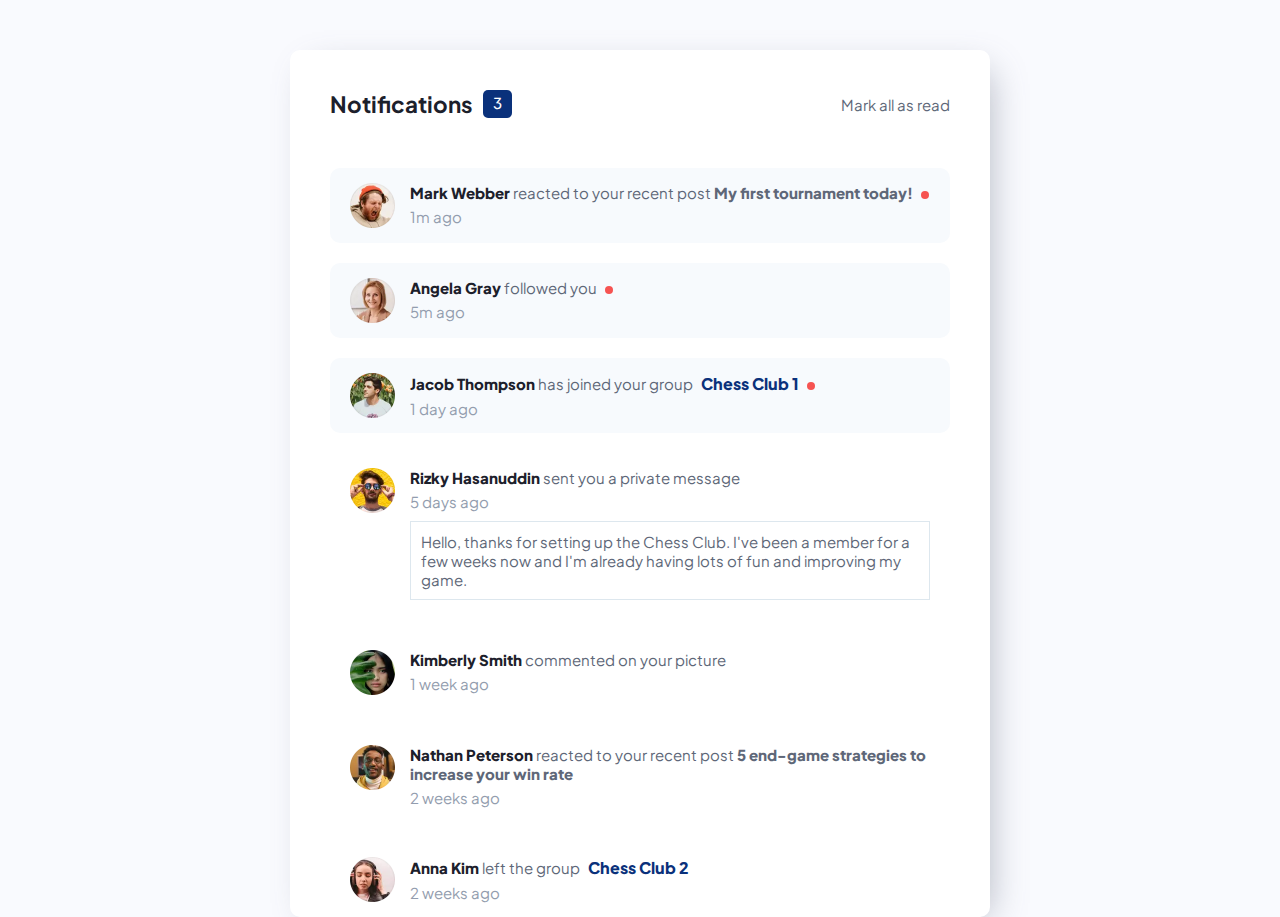
<file: notification-page/index.html>
<!DOCTYPE html>
<!--[if lt IE 7]>      <html class="no-js lt-ie9 lt-ie8 lt-ie7"> <![endif]-->
<!--[if IE 7]>         <html class="no-js lt-ie9 lt-ie8"> <![endif]-->
<!--[if IE 8]>         <html class="no-js lt-ie9"> <![endif]-->
<!--[if gt IE 8]>      <html class="no-js"> <!--<![endif]-->
<html>
  <head>
    <meta charset="utf-8" />
    <meta http-equiv="X-UA-Compatible" content="IE=edge" />
    <title></title>
    <meta name="description" content="" />
    <meta name="viewport" content="width=device-width, initial-scale=1" />
    <link rel="stylesheet" href="style.css" />

    <link rel="preconnect" href="https://fonts.googleapis.com" />
    <link rel="preconnect" href="https://fonts.gstatic.com" crossorigin />
    <link
      href="https://fonts.googleapis.com/css2?family=Plus+Jakarta+Sans:wght@500;800&display=swap"
      rel="stylesheet"
    />
  </head>
  <body>
    <main>
      <div class="notification-container">
        <header>
          <div class="notifications-bar">
            <h1 class="title">
              Notifications <span class="notifications-amount">3</span>
            </h1>
            <a href="#">Mark all as read</a>
          </div>
        </header>

        <section class="notifications">
          <article class="card card__unread">
            <img
              src="assets/images/avatar-mark-webber.webp"
              alt="avatar of author"
              class="avatar"
            />
            <div>
              <a href="#" class="card__author_text">Mark Webber </a> reacted to
              your recent post
              <a href="#" class="post-link">My first tournament today!</a>
              <div class="red-dot"></div>
              <div class="card__time_since">1m ago</div>
            </div>
          </article>

          <article class="card card__unread">
            <img
              src="assets/images/avatar-angela-gray.webp"
              alt="avatar of author"
              class="avatar"
            />

            <div>
              <a href="#" class="card__author_text">Angela Gray</a> followed you
              <div class="red-dot"></div>
              <div class="card__time_since">5m ago</div>
            </div>
          </article>

          <article class="card card__unread">
            <img
              src="assets/images/avatar-jacob-thompson.webp"
              alt="avatar of author"
              class="avatar"
            />
            <div>
              <a href="#" class="card__author_text">Jacob Thompson</a> has
              joined your group
              <a href="#" class="card__group_link">Chess Club 1</a>
              <div class="red-dot"></div>
              <div class="card__time_since">1 day ago</div>
            </div>
          </article>

          <article class="card">
            <img
              src="assets/images/avatar-rizky-hasanuddin.webp"
              alt="avatar of author"
              class="avatar"
            />
            <div class="card__description_message">
              <a href="#" class="card__author_text">Rizky Hasanuddin</a> sent
              you a private message
              <div class="card__time_since">5 days ago</div>
              <p class="card__private_message">
                Hello, thanks for setting up the Chess Club. I've been a member
                for a few weeks now and I'm already having lots of fun and
                improving my game.
              </p>
            </div>
          </article>

          <article class="card read">
            <img
              src="assets/images/avatar-kimberly-smith.webp"
              alt="avatar of author"
              class="avatar"
            />
            <div class="card__description_message">
              <a href="#" class="card__author_text">Kimberly Smith </a>commented
              on your picture
              <div class="card__time_since">1 week ago</div>
            </div>
          </article>

          <article class="card read">
            <img
              src="assets/images/avatar-nathan-peterson.webp"
              alt="avatar of author"
              class="avatar"
            />
            <div class="card__description_message">
              <a href="#" class="card__author_text">Nathan Peterson</a> reacted
              to your recent post
              <a class="post-link" href="#"
                >5 end-game strategies to increase your win rate</a
              >
              <div class="card__time_since">2 weeks ago</div>
            </div>
          </article>

          <article class="card read">
            <img
              src="assets/images/avatar-anna-kim.webp"
              alt="avatar of author"
              class="avatar"
            />
            <div class="card__description_message">
              <a href="#" class="card__author_text">Anna Kim</a> left the group
              <a href="#" class="card__group_link">Chess Club 2</a>
              <div class="card__time_since">2 weeks ago</div>
            </div>
          </article>
        </section>
      </div>
    </main>
  </body>
</html>
</file>
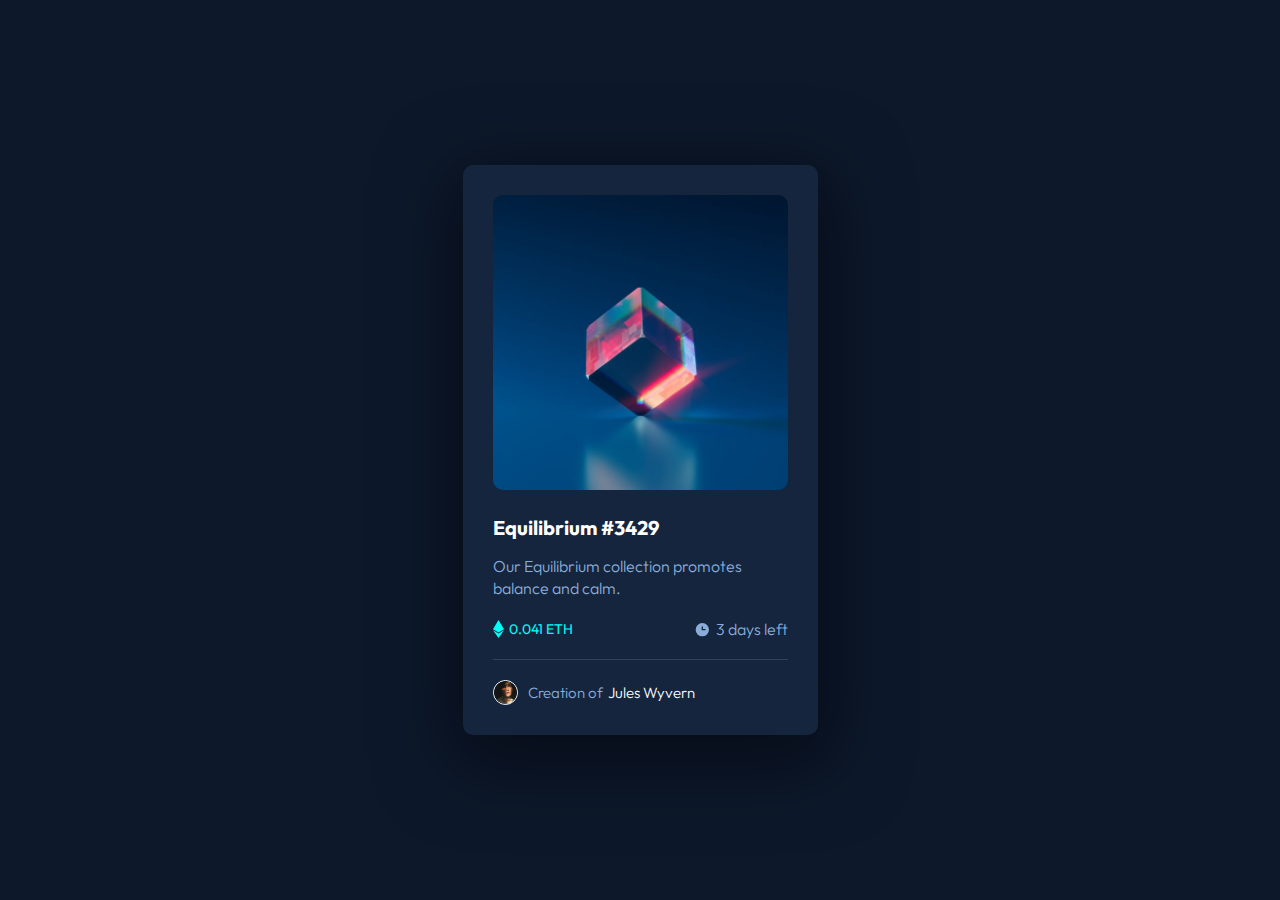
<file: nft-preview-card-component/docs/index.html>
<!DOCTYPE html>
<html lang="en">
  <head>
    <meta charset="UTF-8" />
    <meta name="viewport" content="width=device-width, initial-scale=1.0" />
    <!-- displays site properly based on user's device -->

    <link
      rel="icon"
      type="image/png"
      sizes="32x32"
      href="./images/favicon-32x32.png"
    />
    <link rel="preconnect" href="https://fonts.googleapis.com" />
    <link rel="preconnect" href="https://fonts.gstatic.com" crossorigin />
    <link
      href="https://fonts.googleapis.com/css2?family=Outfit:wght@300;400;600&display=swap"
      rel="stylesheet"
    />
    <link rel="stylesheet" href="style.css" />
    <title>Frontend Mentor | NFT preview card component</title>

    <!-- Feel free to remove these styles or customise in your own stylesheet 👍 -->
    <style>
      .attribution {
        font-size: 11px;
        text-align: center;
      }
      .attribution a {
        color: hsl(228, 45%, 44%);
      }
    </style>
  </head>
  <body>
    <main>
      <div class="container">
        <div class="card">
          <div class="equilibrium-image">
            <img
              src="design/images/image-equilibrium.jpg"
              height="295"
              alt="equilirium"
            />
            <div class="card-image-overlay"></div>
            <img src="design/images/icon-view.svg" class="eye" alt="eye" />
          </div>
          <h1 class="card-title">Equilibrium #3429</h1>

          <p class="card-description">
            Our Equilibrium collection promotes balance and calm.
          </p>

          <div class="price-info">
            <div class="price">
              <img src="design/images/icon-ethereum.svg" alt="ethereum icon" />
              <p>0.041 ETH</p>
            </div>
            <div class="days-left">
              <img src="design/images/icon-clock.svg" alt="clock" />
              3 days left
            </div>
          </div>

          <div class="author">
            <img
              src="design/images/image-avatar.png"
              width="25"
              height="25"
              alt="avatar"
            />Creation of <span class="author-name"> Jules Wyvern</span>
          </div>
        </div>
      </div>
    </main>
  </body>
</html>
</file>
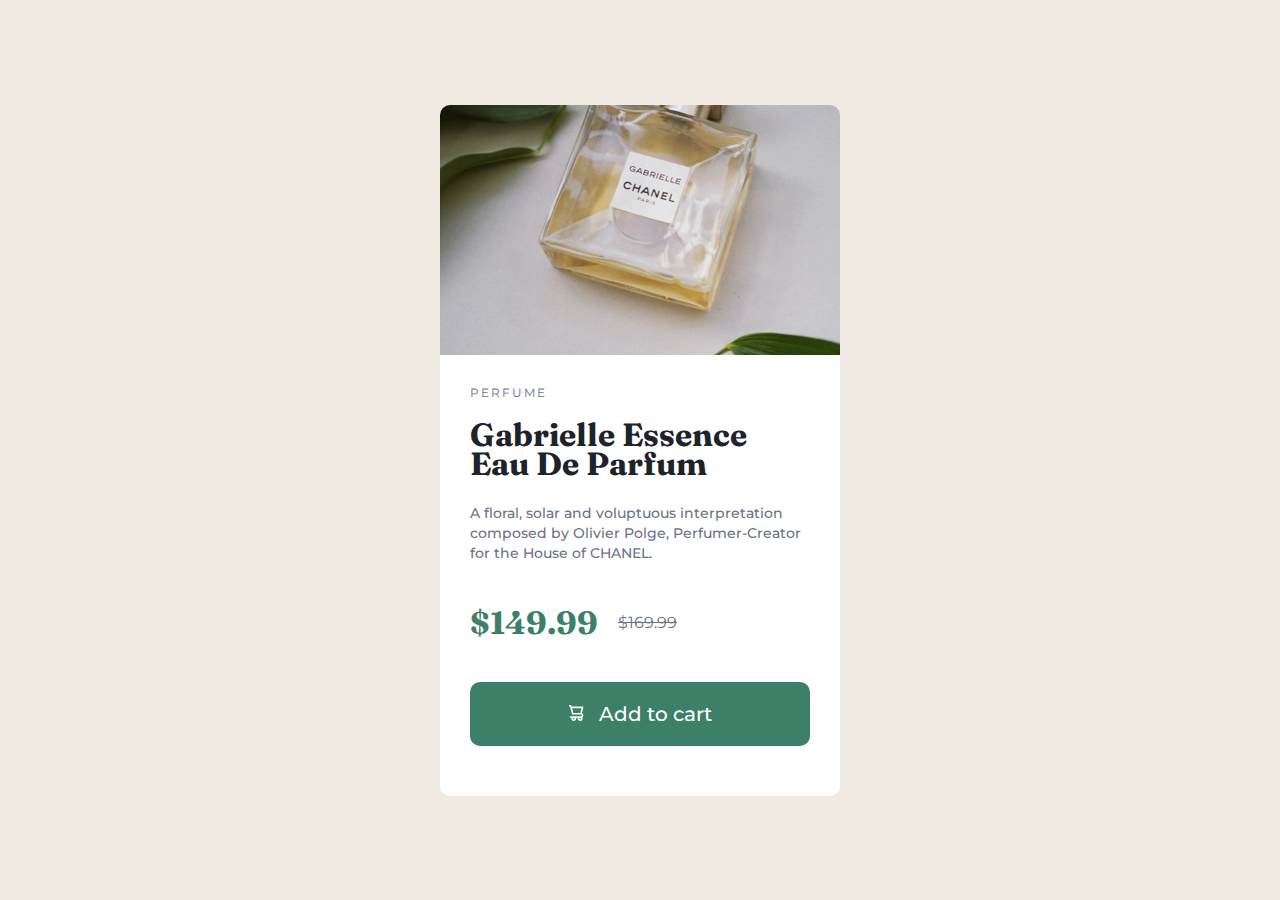
<file: product-preview-card-component-main/docs/index.html>
<!DOCTYPE html>
<html lang="en">
  <head>
    <meta charset="UTF-8" />
    <meta name="viewport" content="width=device-width, initial-scale=1.0" />
    <!-- displays site properly based on user's device -->

    <link
      rel="icon"
      type="image/png"
      sizes="32x32"
      href="./images/favicon-32x32.png"
    />
    <link rel="preconnect" href="https://fonts.googleapis.com" />
    <link rel="preconnect" href="https://fonts.gstatic.com" crossorigin />
    <link
      href="https://fonts.googleapis.com/css2?family=Fraunces:opsz,wght@9..144,700&family=Montserrat:wght@500;700&display=swap"
      rel="stylesheet"
    />
    <link rel="stylesheet" href="style.css" />
    <title>Frontend Mentor | Product preview card component</title>

    <!-- Feel free to remove these styles or customise in your own stylesheet 👍 -->
    <style>
      .attribution {
        font-size: 11px;
        text-align: center;
      }
      .attribution a {
        color: hsl(228, 45%, 44%);
      }
    </style>
  </head>
  <body>
    <div class="container">
      <div class="content-box">
        <div class="left"></div>

        <div class="right">
          <div class="gray-title">Perfume</div>
          <h1 class="title">Gabrielle Essence Eau De Parfum</h1>

          <p class="content-description">
            A floral, solar and voluptuous interpretation composed by Olivier
            Polge, Perfumer-Creator for the House of CHANEL.
          </p>

          <div class="price">
            <span class="offer">$149.99</span>
            <span class="second-price">$169.99</span>
          </div>
          <button>
            <svg width="15" height="16" xmlns="http://www.w3.org/2000/svg">
              <path
                d="M14.383 10.388a2.397 2.397 0 0 0-1.518-2.222l1.494-5.593a.8.8 0 0 0-.144-.695.8.8 0 0 0-.631-.28H2.637L2.373.591A.8.8 0 0 0 1.598 0H0v1.598h.983l1.982 7.4a.8.8 0 0 0 .799.59h8.222a.8.8 0 0 1 0 1.599H1.598a.8.8 0 1 0 0 1.598h.943a2.397 2.397 0 1 0 4.507 0h1.885a2.397 2.397 0 1 0 4.331-.376 2.397 2.397 0 0 0 1.12-2.021ZM11.26 7.99H4.395L3.068 3.196h9.477L11.26 7.991Zm-6.465 6.392a.8.8 0 1 1 0-1.598.8.8 0 0 1 0 1.598Zm6.393 0a.8.8 0 1 1 0-1.598.8.8 0 0 1 0 1.598Z"
                fill="#FFF"
              />
            </svg>
            Add to cart
          </button>
        </div>
      </div>
    </div>
  </body>
</html>

<!--https://www.frontendmentor.io/challenges/product-preview-card-component-GO7UmttRfa/hub/product-preview-card-component-s65NyKlPJU/edit-->
</file>
<file: notification-page/style.css>
* {
  margin: 0;
  padding: 0;
  box-sizing: border-box;
}

:root {
  --color-primary-red: hsl(1, 90%, 64%);
  --color-primary-blue: hsl(219, 85%, 26%);
  --color-white: white;
  --color-very-light-grayish-blue: hsl(210, 60%, 98%);
  --color-light-grayish-blue-1: hsl(211, 68%, 94%);
  --color-light-grayish-blue-2: hsl(205, 33%, 90%);
  --color-grayish-blue: hsl(219, 14%, 63%);
  --color-dark-grayish-blue: rgb(94, 103, 120);
  --color-very-dark-blue: hsl(224, 21%, 14%);
  --color-background: #f9fafe;
}

body {
  background-color: var(--color-background);
  font-family: "Plus Jakarta Sans", sans-serif;
  color: var(--color-very-dark-blue);
}

.notification-container {
  max-width: 700px;
  margin: 0 auto;
  margin-top: 50px;
  padding: 40px;
  padding-bottom: 0;
  background-color: var(--color-white);
  border-radius: 10px;
  box-shadow: 10px 10px 35px -12px rgba(94, 103, 120, 0.49);
}

.notifications-bar {
  display: flex;
  justify-content: space-between;
  align-items: center;
}
.notifications-bar h1 {
  display: flex;
  font-size: 1.4rem;
}

.notifications-bar a {
  text-decoration: none;
  color: var(--color-dark-grayish-blue);
  font-size: 15px;
}

.notifications-amount {
  padding: 3px 10px 3px 10px;
  background-color: var(--color-primary-blue);
  color: white;
  font-size: 15px;
  border-radius: 5px;
  margin-left: 10px;
  font-weight: 500;
}

.notifications {
  margin-top: 50px;
}

.card {
  padding-left: 20px;
  padding-right: 20px;
  padding-top: 15px;
  padding-bottom: 15px;
  color: var(--color-dark-grayish-blue);
  display: flex;
  justify-content: flex-start;
  align-items: flex-start;
  font-size: 15px;
  margin-top: 20px;
}

.card__unread {
  background-color: var(--color-very-light-grayish-blue);
  border-radius: 10px;
}

.card__author_text {
  font-weight: 800;
  color: var(--color-very-dark-blue);
  text-decoration: none;
}

.avatar {
  width: 45px;
  height: 45px;
  margin-right: 15px;
}

.red-dot {
  height: 8px;
  width: 8px;
  background-color: var(--color-primary-red);
  border-radius: 50%;
  display: inline-block;
  margin-left: 5px;
  margin-top: 7px;
}

.card__time_since {
  color: var(--color-grayish-blue);
  padding-top: 5px;
}

.post-link {
  color: var(--color-dark-grayish-blue);
  font-weight: 800;
  text-decoration: none;
}

.card__group_link {
  color: var(--color-primary-blue);
  text-decoration: none;
  font-weight: 800;
  margin-left: 5px;
  font-size: 16px;
}

.card__private_message {
  padding: 10px;
  border: 1px solid var(--color-light-grayish-blue-2);
  margin-top: 10px;
  display: inline-block;
}
</file>
<file: nft-preview-card-component/docs/style.css>
* {
  margin: 0;
  padding: 0;
  box-sizing: border-box;
}

:root {
  --color-soft-blue: hsl(215, 51%, 70%);
  --color-cyan: hsl(178, 100%, 50%);
  --color-main-bg: hsl(217, 54%, 11%);
  --color-card-bg: hsl(216, 50%, 16%);
  --color-dark-blue-line: hsl(215, 32%, 27%);
  --color-white: hsl(0, 0%, 100%);
}

body {
  font-size: 18px;
  font-family: "Outfit", sans-serif;
  font-weight: 300;
  background-color: var(--color-main-bg);
}

.container {
  width: 350px;
  height: 100vh;
  margin: 0 auto;
  display: flex;
  justify-content: center;
  align-items: center;
}

.card {
  background-color: var(--color-card-bg);
  padding: 30px;
  border-radius: 10px;
  box-shadow: 2px 19px 72px 14px rgba(3, 3, 13, 0.57);
}

.equilibrium-image {
  position: relative;
}

.card img {
  border-radius: 10px;
  backface-visibility: hidden;
}

.card-image-overlay {
  position: absolute;
  top: 50%;
  left: 50%;
  width: 100%;
  height: 100%;
  opacity: 0;
  transform: translate(-50%, -50%);
  background-color: var(--color-cyan);
  border-radius: 10px;
  height: 295px;
}

.eye {
  opacity: 0;
  position: absolute;
  top: 50%;
  left: 50%;
  transform: translate(-50%, -50%);
}

.equilibrium-image:hover .card-image-overlay {
  opacity: 0.5;
  cursor: pointer;
}

.equilibrium-image:hover .eye {
  opacity: 1;
  cursor: pointer;
}

.card-title {
  color: var(--color-white);
  font-size: 20px;
  padding-top: 20px;
}

.card-description {
  color: var(--color-soft-blue);
  font-size: 16px;
  line-height: 22px;
  padding-top: 15px;
}

.price-info {
  display: flex;
  justify-content: space-between;
  flex-direction: row;
  align-items: center;
  margin-top: 20px;
  padding-bottom: 20px;
  border-bottom: 1px solid var(--color-dark-blue-line);
}

.price {
  color: var(--color-cyan);
  font-size: 14px;
  display: flex;
  align-items: center;
  font-weight: 400;
}

.price img {
  margin-right: 5px;
}

.days-left {
  display: flex;
  align-items: center;
  color: var(--color-soft-blue);
  font-size: 16px;
}

.days-left img {
  margin-right: 5px;
}

.author {
  margin-top: 20px;
  display: flex;
  align-items: center;
  color: var(--color-soft-blue);
  font-size: 15px;
}

.author img {
  margin-right: 10px;
  border: 1px solid white;
  border-radius: 50%;
}

.author-name {
  color: var(--color-white);
  margin-left: 5px;
}

.author-name:hover,
.card-title:hover {
  color: var(--color-cyan);
  cursor: pointer;
}
</file>
<file: product-preview-card-component-main/docs/style.css>
:root {
  --color-primary-dark-cyan: hsl(158, 36%, 37%);
  --color-primary-very-dark-cyan: hsl(159, 37%, 16%);
  --color-primary-cream: hsl(30, 38%, 92%);

  --color-neutral-very-dark-blue: hsl(212, 21%, 14%);
  --color-neutral-dark-grayish-blue: hsl(228, 12%, 48%);
  --color-neutral-white: hsl(0, 0%, 100%);
}

* {
  margin: 0;
  padding: 0;
  box-sizing: border-box;
}

/*
font-family: 'Fraunces', serif;
font-family: 'Montserrat', sans-serif;
*/

body {
  background-color: var(--color-primary-cream);
}

.container {
  height: 100vh;
  width: 100%;
  margin: 0 auto;
  display: flex;
  justify-content: center;
  align-items: center;
}

.content-box {
  width: 620px;
  border-radius: 10px;
  display: flex;
  overflow: hidden;
}

.left {
  background: url("images/image-product-desktop.jpg");
  background-size: cover;
  width: 50%;
  padding: 30px;
}

.right {
  width: 50%;
  padding: 30px;
  background-color: var(--color-neutral-white);
}

@media screen and (max-width: 1440px) {
  .content-box {
    flex-direction: column;
    flex-wrap: wrap;
    width: 400px;
  }

  .left {
    height: 250px;
    width: 100%;
    background-position: 0%;
  }

  .right {
    width: 100%;
  }
}

.content-description {
  font-size: 14px;
  font-family: "Montserrat", sans-serif;
  font-weight: 500;
  color: var(--color-neutral-dark-grayish-blue);
  margin-top: 10px;
  line-height: 20px;
  display: inline-block;
}

.title {
  font-family: "Fraunces", serif;
  font-weight: 700;
  line-height: 29px;
  padding-top: 10px;
  padding-bottom: 15px;
  color: var(--color-neutral-very-dark-blue);
}

.gray-title {
  font-size: 12px;
  font-family: "Montserrat", sans-serif;
  font-weight: 500px;
  color: var(--color-neutral-dark-grayish-blue);
  text-transform: uppercase;
  margin-bottom: 10px;
  letter-spacing: 2px;
}

.price {
  padding-right: 30px;
  padding-left: 0px;
  padding-top: 40px;
  align-items: center;
  padding-bottom: 40px;
  display: flex;
  align-items: center;
}

.offer {
  font-size: 2rem;
  color: var(--color-primary-dark-cyan);
  font-family: "Fraunces", serif;
  font-weight: 700;
}

.second-price {
  margin-left: 20px;
  color: var(--color-neutral-dark-grayish-blue);
  font-family: "Montserrat", sans-serif;
  text-decoration: line-through;
}

button {
  padding: 20px;
  border-radius: 10px;
  background-color: var(--color-primary-dark-cyan);
  color: var(--color-neutral-white);
  font-size: 20px;
  border: 0;
  font-family: "Montserrat", sans-serif;
  font-weight: 500;
  padding-left: 30px;
  padding-right: 30px;
  width: 100%;
  margin-bottom: 20px;
  cursor: pointer;
}

button:hover {
  background-color: var(--color-primary-very-dark-cyan);
}

svg {
  margin-right: 10px;
}

h1 {
  display: inline-block;
}

p {
  display: inline-block;
}
</file>
